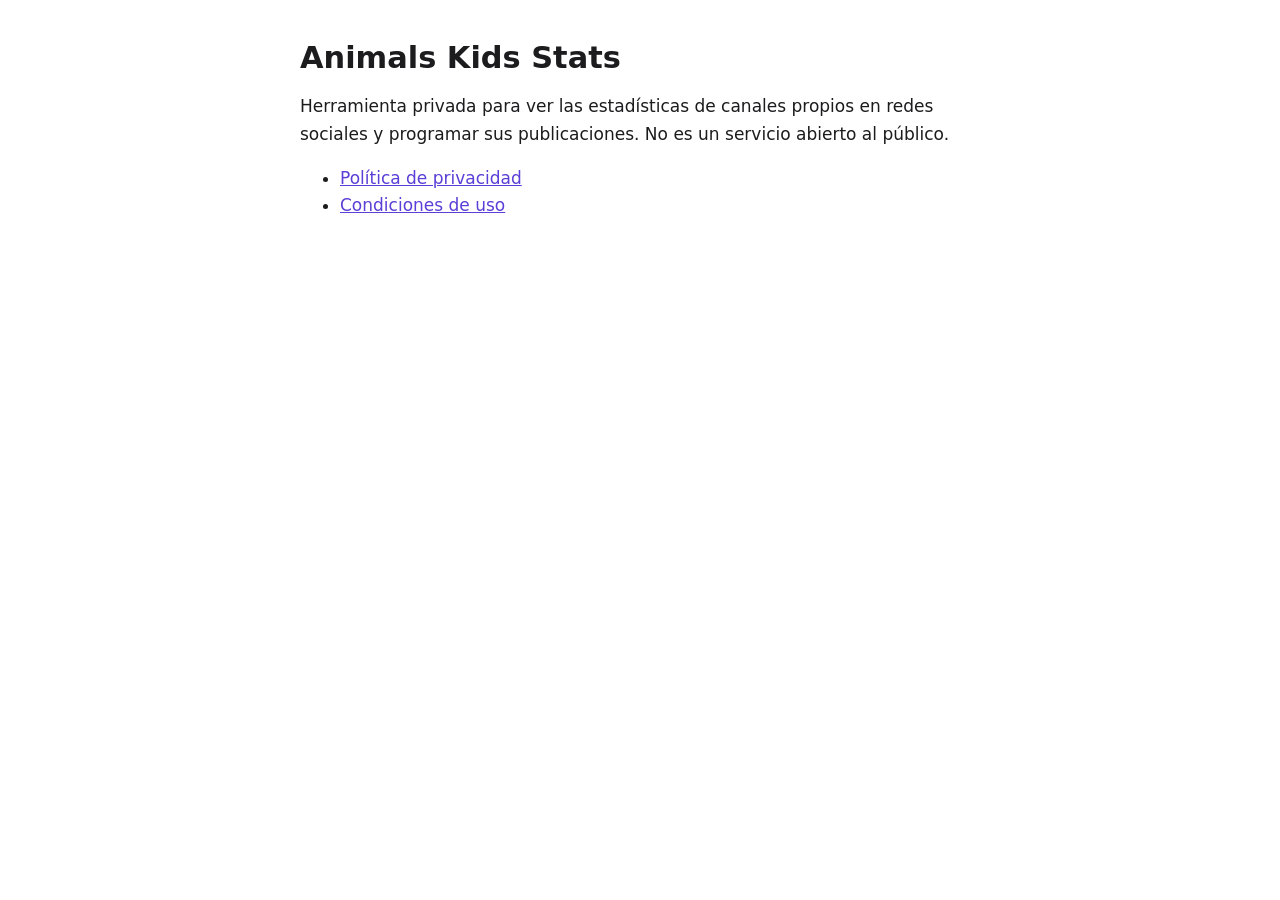
<file: index.html>
<!doctype html>
<html lang="es">
<head>
<meta charset="utf-8">
<meta name="viewport" content="width=device-width, initial-scale=1">
<title>Animals Kids Stats</title>
<link rel="stylesheet" href="estilo.css">
</head>
<body>
<main>
<h1>Animals Kids Stats</h1>
<p>Herramienta privada para ver las estadísticas de canales propios en redes sociales y programar sus publicaciones. No es un servicio abierto al público.</p>
<ul>
<li><a href="privacidad.html">Política de privacidad</a></li>
<li><a href="condiciones.html">Condiciones de uso</a></li>
</ul>
</main>
</body>
</html>
</file>
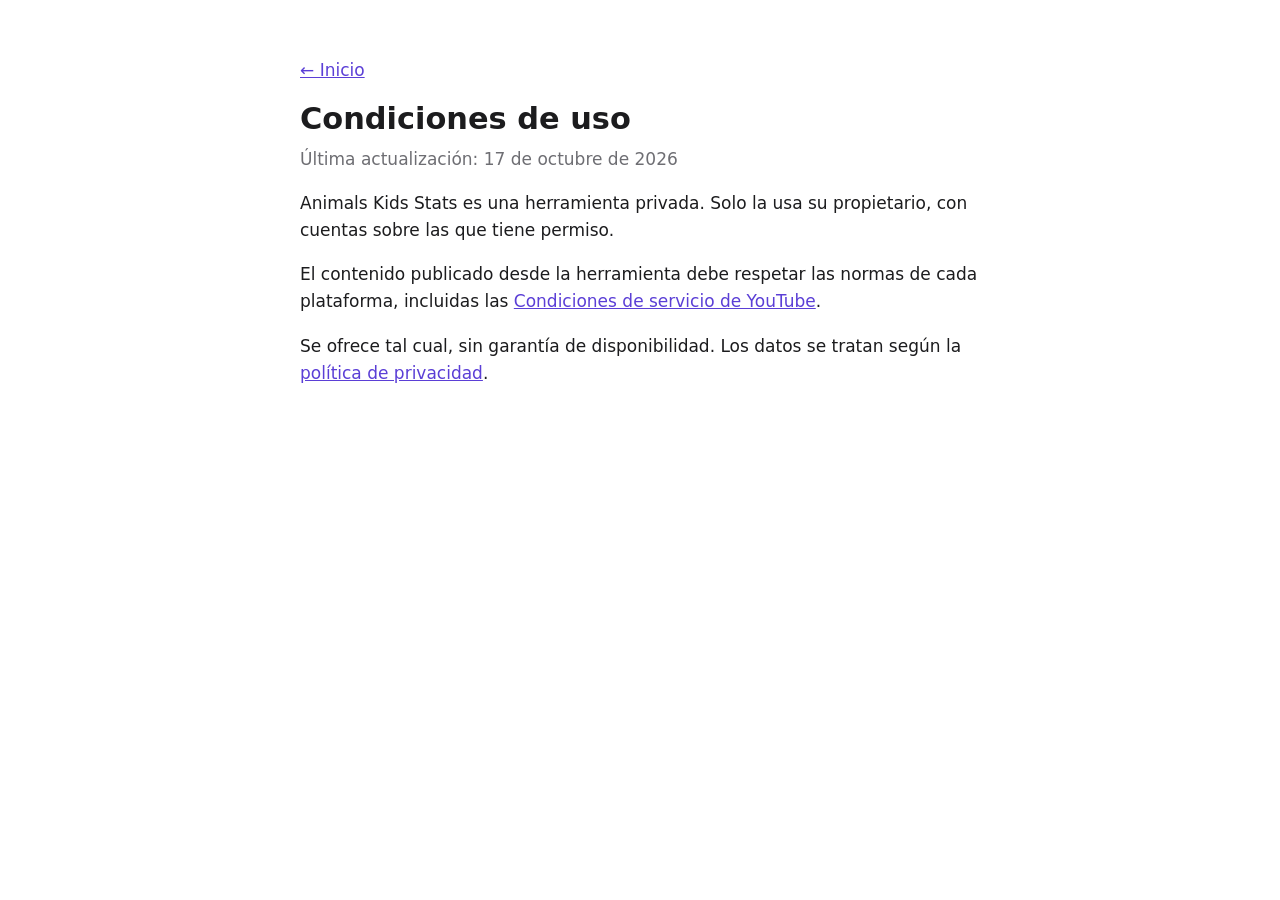
<file: condiciones.html>
<!doctype html>
<html lang="es">
<head>
<meta charset="utf-8">
<meta name="viewport" content="width=device-width, initial-scale=1">
<title>Condiciones de uso · Animals Kids Stats</title>
<link rel="stylesheet" href="estilo.css">
</head>
<body>
<main>
<p><a href="./">← Inicio</a></p>
<h1>Condiciones de uso</h1>
<p class="fecha">Última actualización: 17 de octubre de 2026</p>
<p>Animals Kids Stats es una herramienta privada. Solo la usa su propietario, con cuentas sobre las que tiene permiso.</p>
<p>El contenido publicado desde la herramienta debe respetar las normas de cada plataforma, incluidas las <a href="https://www.youtube.com/t/terms">Condiciones de servicio de YouTube</a>.</p>
<p>Se ofrece tal cual, sin garantía de disponibilidad. Los datos se tratan según la <a href="privacidad.html">política de privacidad</a>.</p>
</main>
</body>
</html>
</file>
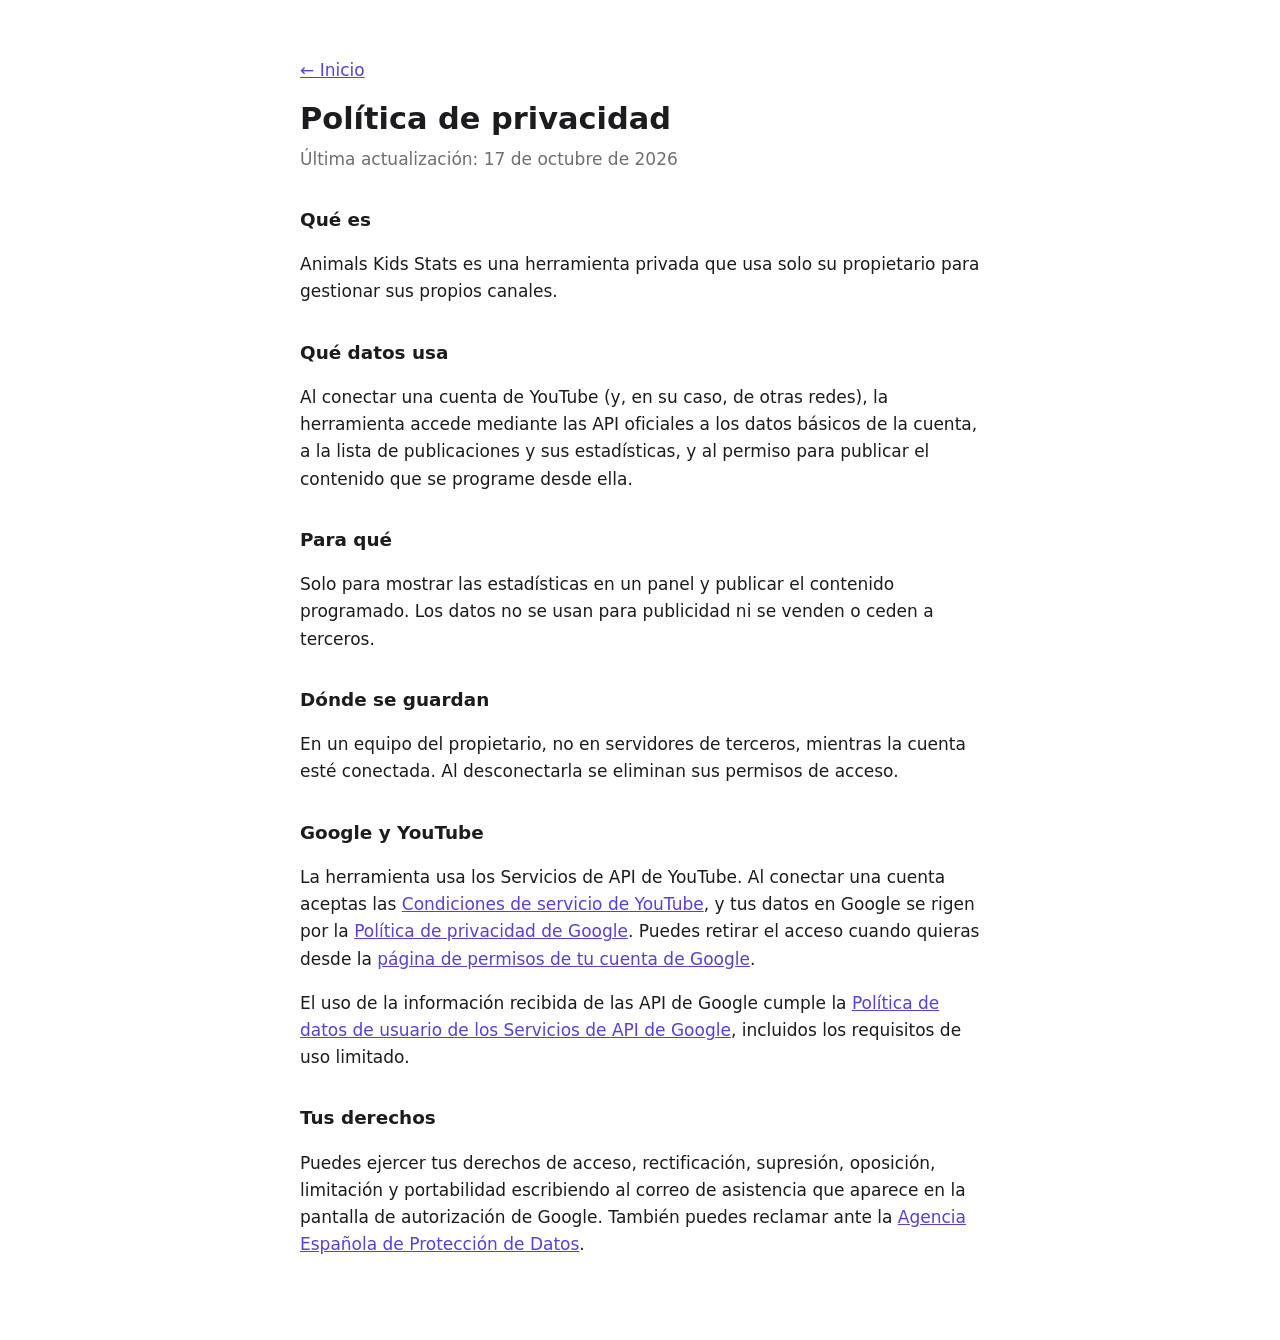
<file: privacidad.html>
<!doctype html>
<html lang="es">
<head>
<meta charset="utf-8">
<meta name="viewport" content="width=device-width, initial-scale=1">
<title>Política de privacidad · Animals Kids Stats</title>
<link rel="stylesheet" href="estilo.css">
</head>
<body>
<main>
<p><a href="./">← Inicio</a></p>
<h1>Política de privacidad</h1>
<p class="fecha">Última actualización: 17 de octubre de 2026</p>

<h2>Qué es</h2>
<p>Animals Kids Stats es una herramienta privada que usa solo su propietario para gestionar sus propios canales.</p>

<h2>Qué datos usa</h2>
<p>Al conectar una cuenta de YouTube (y, en su caso, de otras redes), la herramienta accede mediante las API oficiales a los datos básicos de la cuenta, a la lista de publicaciones y sus estadísticas, y al permiso para publicar el contenido que se programe desde ella.</p>

<h2>Para qué</h2>
<p>Solo para mostrar las estadísticas en un panel y publicar el contenido programado. Los datos no se usan para publicidad ni se venden o ceden a terceros.</p>

<h2>Dónde se guardan</h2>
<p>En un equipo del propietario, no en servidores de terceros, mientras la cuenta esté conectada. Al desconectarla se eliminan sus permisos de acceso.</p>

<h2>Google y YouTube</h2>
<p>La herramienta usa los Servicios de API de YouTube. Al conectar una cuenta aceptas las <a href="https://www.youtube.com/t/terms">Condiciones de servicio de YouTube</a>, y tus datos en Google se rigen por la <a href="https://policies.google.com/privacy">Política de privacidad de Google</a>. Puedes retirar el acceso cuando quieras desde la <a href="https://security.google.com/settings/security/permissions">página de permisos de tu cuenta de Google</a>.</p>
<p>El uso de la información recibida de las API de Google cumple la <a href="https://developers.google.com/terms/api-services-user-data-policy">Política de datos de usuario de los Servicios de API de Google</a>, incluidos los requisitos de uso limitado.</p>

<h2>Tus derechos</h2>
<p>Puedes ejercer tus derechos de acceso, rectificación, supresión, oposición, limitación y portabilidad escribiendo al correo de asistencia que aparece en la pantalla de autorización de Google. También puedes reclamar ante la <a href="https://www.aepd.es">Agencia Española de Protección de Datos</a>.</p>
</main>
</body>
</html>
</file>
<file: estilo.css>
:root { --bg: #ffffff; --fg: #1c1c1e; --muted: #6e6e73; --link: #5b3fd6; }
@media (prefers-color-scheme: dark) {
  :root { --bg: #121214; --fg: #ececf0; --muted: #9a9aa2; --link: #a993ff; }
}
body { margin: 0; background: var(--bg); color: var(--fg); font: 17px/1.6 system-ui, -apple-system, "Segoe UI", sans-serif; }
main { max-width: 680px; margin: 0 auto; padding: 40px 16px 64px; }
h1 { font-size: 1.9rem; line-height: 1.2; margin: 0 0 8px; }
h2 { font-size: 1.15rem; margin: 32px 0 8px; }
a { color: var(--link); }
.fecha { color: var(--muted); margin-top: 0; }
</file>
